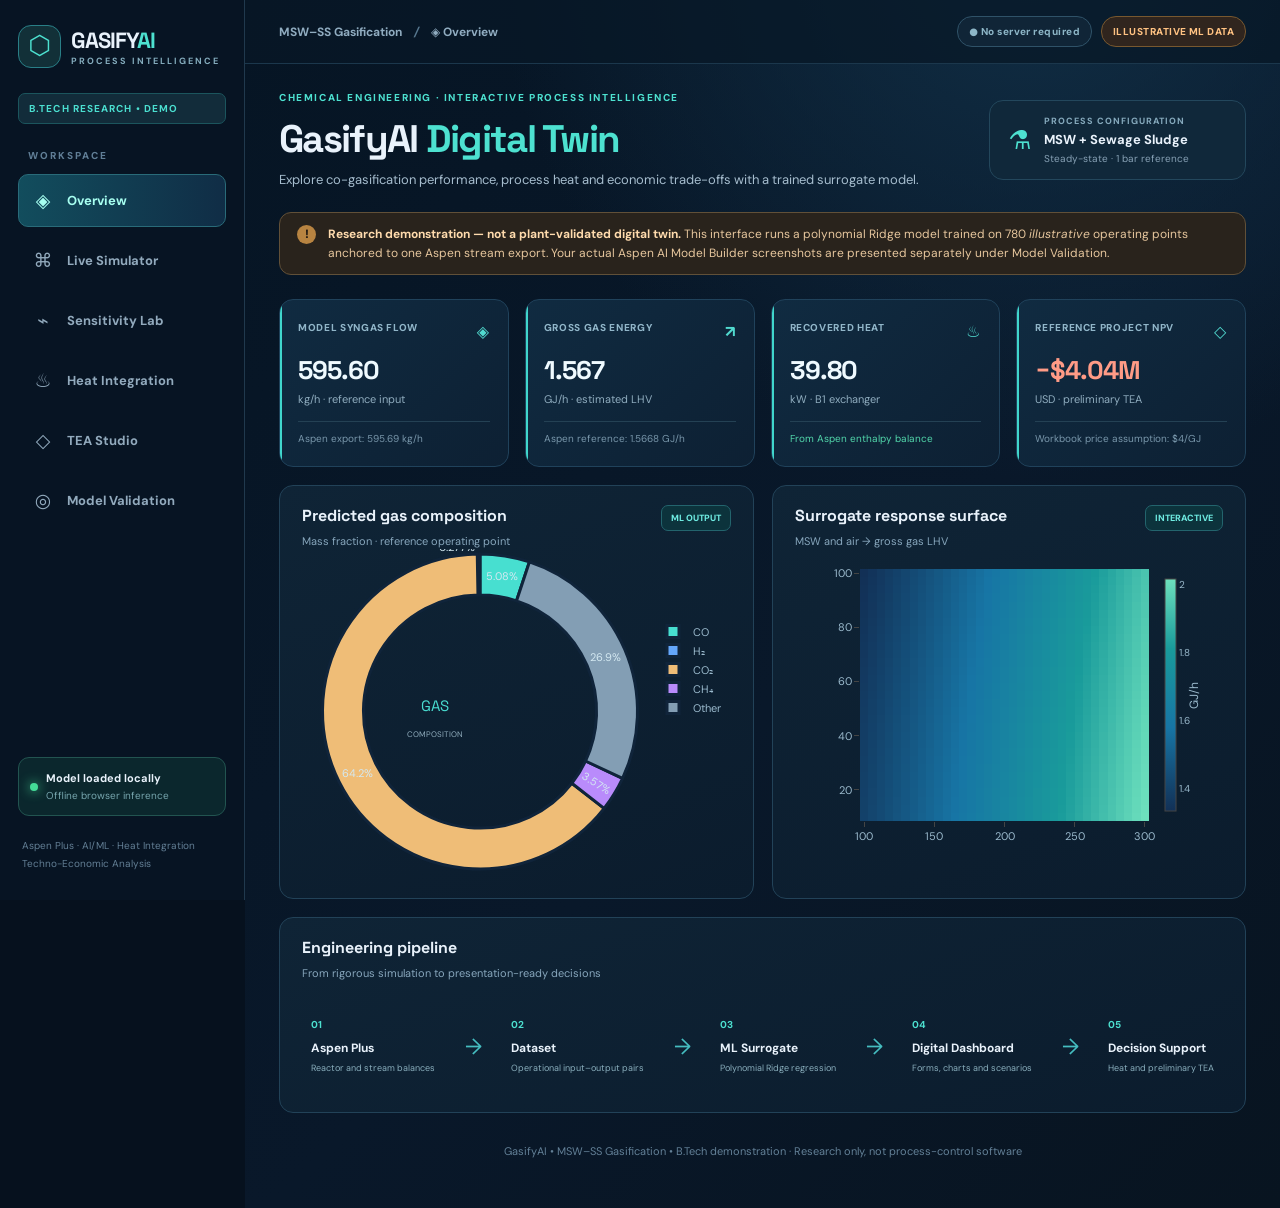
<file: docs/index.html>
<!DOCTYPE html><html lang="en"><head><meta charset="utf-8"><meta name="viewport" content="width=device-width,initial-scale=1"><title>GasifyAI | MSW–SS Gasification Intelligence</title><link rel="stylesheet" href="assets/styles.css"></head>
<body>
<div class="shell">
<aside class="sidebar">
  <div class="brand"><div class="brand-icon">⬡</div><div><strong>GASIFY<span>AI</span></strong><small>PROCESS INTELLIGENCE</small></div></div>
  <div class="sidebar-tag">B.TECH RESEARCH • DEMO</div>
  <div class="nav-title">WORKSPACE</div>
  <nav>
    <button class="nav active" data-tab="overview"><span>◈</span> Overview</button>
    <button class="nav" data-tab="simulator"><span>⌘</span> Live Simulator</button>
    <button class="nav" data-tab="sensitivity"><span>⌁</span> Sensitivity Lab</button>
    <button class="nav" data-tab="thermal"><span>♨</span> Heat Integration</button>
    <button class="nav" data-tab="economic"><span>◇</span> TEA Studio</button>
    <button class="nav" data-tab="validation"><span>◎</span> Model Validation</button>
  </nav>
  <div class="side-bottom"><div class="status-dot"></div><div><strong>Model loaded locally</strong><small>Offline browser inference</small></div></div>
  <div class="side-footer">Aspen Plus · AI/ML · Heat Integration<br>Techno-Economic Analysis</div>
</aside>
<main class="main">
  <div class="topbar"><span class="crumb">MSW–SS Gasification <i>/</i> <span id="currentSection">Overview</span></span><div class="top-right"><span class="pill muted">● No server required</span><span class="pill warning">ILLUSTRATIVE ML DATA</span></div></div>
  <div class="main-content">
    <section class="heading"><div><div class="eyebrow">CHEMICAL ENGINEERING · INTERACTIVE PROCESS INTELLIGENCE</div><h1>GasifyAI <span>Digital Twin</span></h1><p>Explore co-gasification performance, process heat and economic trade-offs with a trained surrogate model.</p></div><div class="datecard"><div class="dateicon">⚗</div><div><span>PROCESS CONFIGURATION</span><strong>MSW + Sewage Sludge</strong><small>Steady-state · 1 bar reference</small></div></div></section>
    <div class="disclaimer"><span class="warn-icon">!</span><div><strong>Research demonstration — not a plant-validated digital twin.</strong> This interface runs a polynomial Ridge model trained on 780 <em>illustrative</em> operating points anchored to one Aspen stream export. Your actual Aspen AI Model Builder screenshots are presented separately under Model Validation.</div></div>
    <section id="overview" class="panel active">
      <div class="metrics four"><div class="kpi"><label>MODEL SYNGAS FLOW <span>◈</span></label><strong id="kpiGas">–</strong><small>kg/h · reference input</small><div class="kpi-foot">Aspen export: 595.69 kg/h</div></div><div class="kpi"><label>GROSS GAS ENERGY <span>↗</span></label><strong id="kpiEnergy">–</strong><small>GJ/h · estimated LHV</small><div class="kpi-foot">Aspen reference: 1.5668 GJ/h</div></div><div class="kpi"><label>RECOVERED HEAT <span>♨</span></label><strong>39.80</strong><small>kW · B1 exchanger</small><div class="kpi-foot good">From Aspen enthalpy balance</div></div><div class="kpi"><label>REFERENCE PROJECT NPV <span>◇</span></label><strong class="danger">−$4.04M</strong><small>USD · preliminary TEA</small><div class="kpi-foot">Workbook price assumption: $4/GJ</div></div></div>
      <div class="grid two-columns"><div class="surface"><div class="surface-head"><div><h3>Predicted gas composition</h3><span>Mass fraction · reference operating point</span></div><div class="tag">ML OUTPUT</div></div><div id="overviewDonut" class="chart"></div></div><div class="surface"><div class="surface-head"><div><h3>Surrogate response surface</h3><span>MSW and air → gross gas LHV</span></div><div class="tag">INTERACTIVE</div></div><div id="overviewHeatmap" class="chart"></div></div></div>
      <div class="surface workflow"><div class="surface-head"><div><h3>Engineering pipeline</h3><span>From rigorous simulation to presentation-ready decisions</span></div></div><div class="steps"><div><b>01</b><strong>Aspen Plus</strong><small>Reactor and stream balances</small></div><span>→</span><div><b>02</b><strong>Dataset</strong><small>Operational input–output pairs</small></div><span>→</span><div><b>03</b><strong>ML Surrogate</strong><small>Polynomial Ridge regression</small></div><span>→</span><div><b>04</b><strong>Digital Dashboard</strong><small>Forms, charts and scenarios</small></div><span>→</span><div><b>05</b><strong>Decision Support</strong><small>Heat and preliminary TEA</small></div></div></div>
    </section>
    <section id="simulator" class="panel">
      <div class="section-line"><div><h2>Live process simulator</h2><p>Provide operating conditions within the trained range, then evaluate the ML surrogate instantly in this browser.</p></div><button id="downloadPrediction" class="action secondary">↓ Export prediction CSV</button></div>
      <div class="grid simulation-grid"><div class="surface form-panel"><h3>Operating conditions</h3><p class="hint">Other inputs held fixed: sewage sludge 1.0 kg/h; CO₂/H₂O agent 376.08 kg/h.</p><div class="field"><div class="field-label"><label for="msw">MSW feed rate</label><strong id="mswValue">184.0 <span>kg/h</span></strong></div><input id="msw" type="range" min="100" max="300" step="1" value="184"><div class="scale"><span>100 kg/h</span><span>300 kg/h</span></div></div><div class="field"><div class="field-label"><label for="air">Air flow rate</label><strong id="airValue">96.5 <span>kg/h</span></strong></div><input id="air" type="range" min="10" max="100" step=".5" value="96.5"><div class="scale"><span>10 kg/h</span><span>100 kg/h</span></div></div><div class="inputs-mini"><div><small>SEWAGE SLUDGE</small><strong>1.00 <em>kg/h</em></strong></div><div><small>GASIFYING AGENT</small><strong>376.08 <em>kg/h</em></strong></div></div><button id="resetConditions" class="action primary full">↻ Reset to Aspen reference</button><p class="hint tiny">Input limits prevent extrapolation. The ML model does not independently solve gasification chemistry or verify its kinetic accuracy.</p></div><div><div class="metrics two"><div class="kpi"><label>SYNGAS FLOW</label><strong id="simGas">–</strong><small>kg/h</small></div><div class="kpi"><label>GAS ENERGY</label><strong id="simEnergy">–</strong><small>GJ/h (LHV)</small></div><div class="kpi"><label>NET SALEABLE ENERGY</label><strong id="simSaleable">–</strong><small>GJ/year · simplified</small></div><div class="kpi"><label>INFERRED RESIDUE</label><strong id="simResidue">–</strong><small>kg/h · mass closure</small></div></div><div class="surface"><div class="surface-head"><div><h3>Predicted product fractions</h3><span>Mass basis · not mole basis</span></div></div><div id="simComposition" class="chart medium"></div></div></div></div>
    </section>
    <section id="sensitivity" class="panel"><div class="section-line"><div><h2>Sensitivity analysis lab</h2><p>Explore operating trends and nonlinear interaction patterns across the training design space.</p></div></div><div class="surface tools"><label>Fixed air flow <input id="fixAir" type="range" min="10" max="100" value="70" step="1"></label><b id="fixAirRead">70 kg/h</b><label>Fixed MSW flow <input id="fixMsw" type="range" min="100" max="300" value="184" step="1"></label><b id="fixMswRead">184 kg/h</b></div><div class="grid two-columns"><div class="surface"><h3>MSW vs syngas production</h3><div id="sensGas" class="chart"></div></div><div class="surface"><h3>Air vs composition</h3><div id="sensFractions" class="chart"></div></div></div><div class="surface"><h3>Energy response surface</h3><div id="sensHeatmap" class="chart large"></div><p class="hint">Response surfaces are fitted-model estimates, not additional Aspen simulations.</p></div></section>
    <section id="thermal" class="panel"><div class="section-line"><div><h2>Heat integration studio</h2><p>Compare the Aspen B1 heat-recovery arrangement to a counterfactual no-recovery case and an enhanced proposal.</p></div></div><div class="metrics three"><div class="kpi"><label>B1 ALREADY RECOVERED</label><strong>39.80</strong><small>kW · verified stream enthalpy difference</small></div><div class="kpi"><label>BASE EXTERNAL HEATING</label><strong>185.99</strong><small>kW · current heat-integrated export</small></div><div class="kpi"><label>UNRECOVERED GAS EXOTHERM</label><strong>82.50</strong><small>kW · thermal opportunity only</small></div></div><div class="surface tools"><label>Additional proposed recovery <input id="extraHeat" type="range" min="0" max="82.5" value="25" step=".5"></label><b id="extraHeatRead">25.0 kW</b></div><div class="grid two-columns"><div class="surface"><h3>External heating & cooling</h3><div id="heatCompare" class="chart"></div></div><div class="surface"><h3>Heat recovery by case</h3><div id="recoveredCompare" class="chart"></div></div></div><div class="notice">The 39.80 kW B1 recovery is already included in the base TEA. Any additional recovery requires pinch analysis, temperature compatibility and heat-exchanger cost estimation. No-recovery values are algebraically inferred, not a second Aspen run.</div></section>
    <section id="economic" class="panel"><div class="section-line"><div><h2>Techno-economic scenario studio</h2><p>Investigate how assumed gas selling price and extra energy recovery could affect discounted project value.</p></div></div><div class="metrics three"><div class="kpi"><label>TOTAL CAPITAL INVESTMENT</label><strong>$1.82M</strong><small>Workbook screening estimate</small></div><div class="kpi"><label>ANNUAL OPERATING COST</label><strong>$309k</strong><small>USD/year · reference</small></div><div class="kpi"><label>BASE PROJECT NPV</label><strong class="danger">−$4.04M</strong><small>USD · 10% real discount assumption</small></div></div><div class="surface tools"><label>Gas price <input id="price" type="range" min="0" max="150" value="4" step="1"></label><b id="priceRead">$4/GJ</b><label>Additional heat recovered <input id="econExtra" type="range" min="0" max="65" value="0" step="1"></label><b id="econExtraRead">0 kW</b></div><div class="grid two-columns"><div class="surface"><h3>Indicative NPV vs selling price</h3><div id="npvChart" class="chart"></div></div><div class="surface"><h3>Selected economic scenario</h3><div class="npv-feature"><small>INDICATIVE NPV</small><strong id="scenarioNpv">−$4.04M</strong><span id="econDelta">No change to baseline</span></div><div class="economic-stats"><div><span>Price assumed</span><b id="econPrice">$4.00/GJ</b></div><div><span>Extra recovery</span><b id="econHeat">0.0 kW</b></div><div><span>Workbook minimum selling price</span><b>$100.40/GJ</b></div></div></div></div><div class="notice">TEA scenario NPV is a transparent linearized delta from the workbook NPV, not a re-run of the full 30-year cash-flow spreadsheet. New exchanger CAPEX, taxes and regulatory compliance are not recalculated.</div></section>
    <section id="validation" class="panel"><div class="section-line"><div><h2>ML validation & research evidence</h2><p>Keep the original Aspen AI Model Builder evidence distinct from this new demonstration model.</p></div></div><div class="metrics three"><div class="kpi"><label>ILLUSTRATIVE TRAINING SAMPLES</label><strong>780</strong><small>Deterministic grid, NOT Aspen exports</small></div><div class="kpi"><label>DEMO TEST MEAN R²</label><strong id="demoR2">–</strong><small>Against synthetic mathematical generator</small></div><div class="kpi"><label>ASPEN AI REPORTED TEST R²</label><strong>0.996674</strong><small>Mean of five screenshot scores</small></div></div><div class="grid two-columns"><div class="surface"><h3>Demo model held-out R²</h3><div id="r2Chart" class="chart"></div></div><div class="surface"><h3>Aspen AI Model Builder screenshot scores</h3><div class="table-wrap"><table><thead><tr><th>Output</th><th>Train R²</th><th>Test R²</th></tr></thead><tbody><tr><td>SYNGAS</td><td>0.999487</td><td>0.999514</td></tr><tr><td>CO_FRAC</td><td>0.993714</td><td>0.994044</td></tr><tr><td>H2_FRAC</td><td>0.992735</td><td>0.991901</td></tr><tr><td>CO2_FRAC</td><td>0.999284</td><td>0.999113</td></tr><tr><td>CH4_FRAC</td><td>0.998699</td><td>0.998798</td></tr></tbody></table></div><div class="notice">Aspen AI screenshot method: LassoCV with second-order feature transformations. The app model: polynomial Ridge. The source datasets and regression models are different.</div></div></div><div class="surface"><h3>Original Aspen AI Model Builder visuals</h3><div class="evidence-images"><img src="assets/aspen_validation.png" alt="Original Aspen AI Model Builder training and testing parity plots"><img src="assets/aspen_dataset.png" alt="Original Aspen AI Model Builder dataset profiles"></div></div></section>
    <footer class="page-footer">GasifyAI • MSW–SS Gasification • B.Tech demonstration · Research only, not process-control software</footer>
  </div>
</main></div>
<script src="assets/plotly.min.js"></script><script src="model_export.js"></script><script src="assets/app.js"></script>
</body></html>
</file>
<file: docs/assets/styles.css>
@import url('https://fonts.googleapis.com/css2?family=DM+Sans:wght@400;500;600;700;800&family=Space+Grotesk:wght@500;600;700&display=swap');
:root{--bg:#06111e;--side:#071322;--surface:#0c2032;--surface2:#10273c;--border:#1e3b50;--text:#e9f2fb;--muted:#8aa6be;--teal:#4de1d0;--blue:#5ea8f7;--amber:#f7bb6b;--red:#ff897f}
*{box-sizing:border-box}body{margin:0;background:var(--bg);color:var(--text);font-family:'DM Sans',system-ui,sans-serif;font-size:14px}button,input{font-family:inherit}button{cursor:pointer}.shell{display:flex;min-height:100vh}.sidebar{width:245px;min-width:245px;background:#071423;border-right:1px solid #20394d;display:flex;flex-direction:column;padding:25px 18px;position:sticky;top:0;height:100vh}.brand{display:flex;gap:10px;align-items:center}.brand-icon{font-size:26px;color:var(--teal);font-weight:800;border:1px solid #297f87;background:#123038;width:43px;height:43px;border-radius:13px;text-align:center;line-height:39px}.brand strong{font:700 22px 'Space Grotesk';letter-spacing:-1px}.brand strong span{color:var(--teal)}.brand small{display:block;font-size:9px;color:#85adbe;letter-spacing:2px;margin-top:1px;font-weight:700}.sidebar-tag{margin:25px 0 25px;background:#122c3a;color:#4be0d1;border:1px solid #1b555d;border-radius:7px;padding:8px 10px;font-size:10px;font-weight:700;letter-spacing:1.1px}.nav-title{font-size:10px;letter-spacing:2px;color:#607e96;font-weight:800;margin:0 10px 12px}nav{display:grid;gap:7px}.nav{text-align:left;color:#92aabd;border:1px solid transparent;background:transparent;border-radius:10px;padding:13px 12px;font-size:13px;font-weight:700;display:flex;gap:12px;align-items:center}.nav>span{font-size:19px;font-weight:400;width:24px;text-align:center}.nav:hover{background:#10273a;color:white}.nav.active{background:linear-gradient(90deg,#124d5d,#102d46);border-color:#296b79;color:#a7fff0}.side-bottom{margin-top:auto;border:1px solid #225450;border-radius:11px;background:#0b272d;padding:13px 11px;display:flex;align-items:center;gap:8px}.status-dot{background:#44db97;width:8px;height:8px;border-radius:50%;box-shadow:0 0 12px #44db97;flex-shrink:0}.side-bottom strong,.side-bottom small{display:block}.side-bottom strong{font-size:11px}.side-bottom small{font-size:10px;color:#77a6ae;margin-top:4px}.side-footer{line-height:1.8;margin:21px 4px 2px;font-size:10px;color:#637f95}.main{flex:1;min-width:0;background:radial-gradient(circle at 76% -5%,#112f46 0%,transparent 36%),linear-gradient(135deg,#061524,#09182a 55%,#081420);}.topbar{height:64px;border-bottom:1px solid #1b374c;display:flex;align-items:center;justify-content:space-between;padding:0 34px;background:#081827bd}.crumb{font-size:12px;color:#90acc0;font-weight:700}.crumb i{margin:0 9px;color:#57788f}.top-right{display:flex;gap:9px}.pill{font-size:10px;letter-spacing:.45px;padding:8px 11px;border-radius:15px;border:1px solid #2f5268;font-weight:800}.pill.muted{color:#8db6c7;background:#102537}.pill.warning{color:#ffc282;border-color:#78582f;background:#30251e}.main-content{max-width:1530px;margin:0 auto;padding:27px 34px 50px}.heading{display:flex;justify-content:space-between;align-items:center;margin-bottom:24px;gap:20px}.eyebrow{letter-spacing:1.6px;color:var(--teal);font-size:10px;font-weight:800;margin-bottom:10px}.heading h1{font:700 clamp(29px,3vw,45px) 'Space Grotesk';margin:0 0 8px;letter-spacing:-1.7px}.heading h1 span{color:var(--teal)}.heading p{font-size:13px;color:#a6bdce;margin:0;max-width:750px}.datecard{display:flex;align-items:center;gap:13px;background:#10283a;border:1px solid #23475c;padding:14px 18px;border-radius:14px;min-width:257px}.dateicon{color:var(--teal);font-size:26px}.datecard span,.datecard strong,.datecard small{display:block}.datecard span{font-size:9px;color:#85a9bc;font-weight:800;letter-spacing:1px}.datecard strong{font-size:13px;margin-top:4px}.datecard small{font-size:10px;color:#87a1b5;margin-top:4px}.disclaimer{background:#29231c;border:1px solid #615038;border-radius:12px;color:#e6c69d;font-size:12px;padding:12px 17px;display:flex;gap:12px;line-height:1.55;margin-bottom:24px}.disclaimer strong{color:#ffdbad}.warn-icon{display:inline-grid;place-items:center;background:#b88441;color:#1b1510;width:19px;height:19px;min-width:19px;border-radius:50%;font-weight:800}.panel{display:none;animation:fade .2s ease-in}.panel.active{display:block}@keyframes fade{from{opacity:.5;transform:translateY(5px)}to{opacity:1;transform:none}}.metrics{display:grid;gap:16px;margin-bottom:18px}.metrics.four{grid-template-columns:repeat(4,minmax(0,1fr))}.metrics.three{grid-template-columns:repeat(3,minmax(0,1fr))}.metrics.two{grid-template-columns:repeat(2,minmax(0,1fr))}.kpi{background:linear-gradient(137deg,#102b41,#0d2033);border:1px solid #20425b;border-radius:14px;padding:21px 18px;min-width:0;position:relative;overflow:hidden}.kpi:before{content:'';position:absolute;inset:0 auto 0 0;width:2px;background:#40d6cc}.kpi label{font-size:10px;color:#91b6c9;display:flex;justify-content:space-between;font-weight:800;letter-spacing:.65px;margin-bottom:12px}.kpi label span{font-size:16px;color:#51dacf}.kpi strong{font:700 clamp(23px,2vw,31px) 'Space Grotesk';display:block;letter-spacing:-1px;color:#effaff}.kpi strong.danger{color:#ff9b86}.kpi small{display:block;color:#90adbf;margin-top:6px;font-size:11px}.kpi-foot{margin-top:15px;border-top:1px solid #244154;padding-top:10px;color:#7997ab;font-size:10px;white-space:normal}.kpi-foot.good{color:#52d7ab}.grid{display:grid;gap:18px;margin-top:18px}.two-columns{grid-template-columns:repeat(2,minmax(0,1fr))}.surface{border:1px solid #224258;border-radius:14px;background:linear-gradient(160deg,#0f2436,#0b1c2d);padding:19px 22px;min-width:0}.surface-head{display:flex;align-items:flex-start;justify-content:space-between;gap:15px}.surface h3,.surface-head h3{font:700 16px 'Space Grotesk';margin:0 0 5px}.surface-head span,.hint{color:#87a6bc;font-size:11px}.tag{font-size:9px;font-weight:800;color:#6fece2;border:1px solid #23646d;background:#0c333c;padding:6px 9px;border-radius:7px;white-space:nowrap}.chart{height:330px;width:100%}.chart.medium{height:300px}.chart.large{height:430px}.workflow{margin-top:18px}.steps{display:flex;align-items:center;justify-content:space-between;gap:5px;padding:25px 1px 5px}.steps>div{padding:12px 8px;min-width:0}.steps b{display:block;color:var(--teal);font-size:10px;margin-bottom:9px}.steps strong{font-size:12px;display:block;white-space:nowrap}.steps small{display:block;font-size:9px;color:#8aafbd;margin-top:6px;line-height:1.5}.steps>span{color:#45bdc0;font-size:22px}.section-line{display:flex;align-items:center;justify-content:space-between;gap:20px;margin:8px 0 22px}.section-line h2{font:700 23px 'Space Grotesk';margin:0 0 6px}.section-line p{color:#93adbe;margin:0;font-size:12px}.action{border-radius:9px;padding:12px 16px;font-weight:800;font-size:12px}.action.secondary{background:#173249;color:#b2dbef;border:1px solid #3a6581}.action.primary{background:linear-gradient(90deg,#0f9faf,#167bce);color:white;border:0}.action:hover{filter:brightness(1.13)}.action.full{width:100%;margin-top:22px}.simulation-grid{grid-template-columns:370px minmax(0,1fr)}.form-panel{align-self:start}.form-panel h3{margin:0 0 9px}.hint{line-height:1.6}.hint.tiny{font-size:10px;margin-top:18px}.field{margin-top:32px}.field-label{display:flex;justify-content:space-between;align-items:center;font-weight:700;font-size:12px}.field-label strong{font:700 19px 'Space Grotesk';color:#4de1d0}.field-label strong span{font:500 10px 'DM Sans';color:#8eb5c7}input[type=range]{width:100%;accent-color:#39d2c8;margin:17px 0 8px;cursor:pointer}.scale{display:flex;justify-content:space-between;font-size:10px;color:#678da5}.inputs-mini{display:grid;grid-template-columns:1fr 1fr;gap:10px;margin-top:27px}.inputs-mini>div{background:#0a1927;border:1px solid #24435a;border-radius:9px;padding:12px}.inputs-mini small{display:block;font-size:9px;color:#749ab1;font-weight:800}.inputs-mini strong{display:block;font-size:15px;margin-top:8px}.inputs-mini em{color:#7f9faf;font-size:11px;font-style:normal}.tools{display:flex;justify-content:space-between;align-items:center;gap:10px;flex-wrap:wrap;margin:18px 0 0}.tools label{font-weight:700;font-size:11px;color:#b9d7e8;display:flex;align-items:center;gap:17px;flex:1;min-width:200px}.tools label input{flex:1;max-width:200px}.tools b{color:var(--teal);min-width:68px;text-align:right;font-size:11px}.notice{border-radius:10px;border:1px solid #564a34;background:#27261e;color:#d7c2a0;padding:14px 17px;font-size:11px;line-height:1.65;margin-top:17px}.npv-feature{padding:30px 0;text-align:center;border-bottom:1px solid #284157}.npv-feature small{font-size:10px;font-weight:800;color:#8fadc2;letter-spacing:1.4px}.npv-feature strong{display:block;font:700 42px 'Space Grotesk';color:#ffae95;margin:16px 0}.npv-feature span{font-size:11px;color:#a4b9c8}.economic-stats{display:grid;gap:12px;margin:19px 0 2px}.economic-stats>div{display:flex;justify-content:space-between;font-size:12px}.economic-stats span{color:#88aabd}.economic-stats b{font-weight:700}.table-wrap{overflow-x:auto;margin-top:16px}table{width:100%;border-collapse:collapse;font-size:12px;text-align:right}th,td{padding:13px 8px;border-bottom:1px solid #23445a}th{font-size:10px;letter-spacing:.4px;color:#7fafc3}td:first-child,th:first-child{text-align:left}.evidence-images{display:grid;grid-template-columns:1fr 1fr;gap:15px;margin-top:18px}.evidence-images img{width:100%;border-radius:9px;border:1px solid #30566b}.page-footer{font-size:11px;color:#638097;margin:31px 0 0;text-align:center}
@media(max-width:1190px){.sidebar{width:200px;min-width:200px}.main-content{padding:22px}.topbar{padding:0 22px}.metrics.four{grid-template-columns:repeat(2,minmax(0,1fr))}.simulation-grid{grid-template-columns:300px 1fr}.steps{flex-wrap:wrap}.steps>span{display:none}.datecard{display:none}}
@media(max-width:800px){.shell{display:block}.sidebar{height:auto;position:relative;width:100%;padding:12px 14px}.sidebar .brand,.sidebar-tag,.nav-title,.side-bottom,.side-footer{display:none}nav{display:flex;overflow-x:auto}nav .nav{min-width:max-content;padding:9px;font-size:11px}.topbar{height:55px}.top-right{gap:3px}.pill{font-size:8px;padding:6px}.main-content{padding:16px}.heading h1{font-size:30px}.two-columns,.simulation-grid,.metrics.three{grid-template-columns:1fr}.metrics.four{grid-template-columns:repeat(2,minmax(0,1fr))}.steps{display:grid;grid-template-columns:1fr 1fr}.evidence-images{grid-template-columns:1fr}.surface{padding:15px}.tools label{min-width:100%}.tools b{text-align:left}.section-line{display:block}.section-line button{margin-top:13px}.kpi strong{font-size:23px}}
</file>
